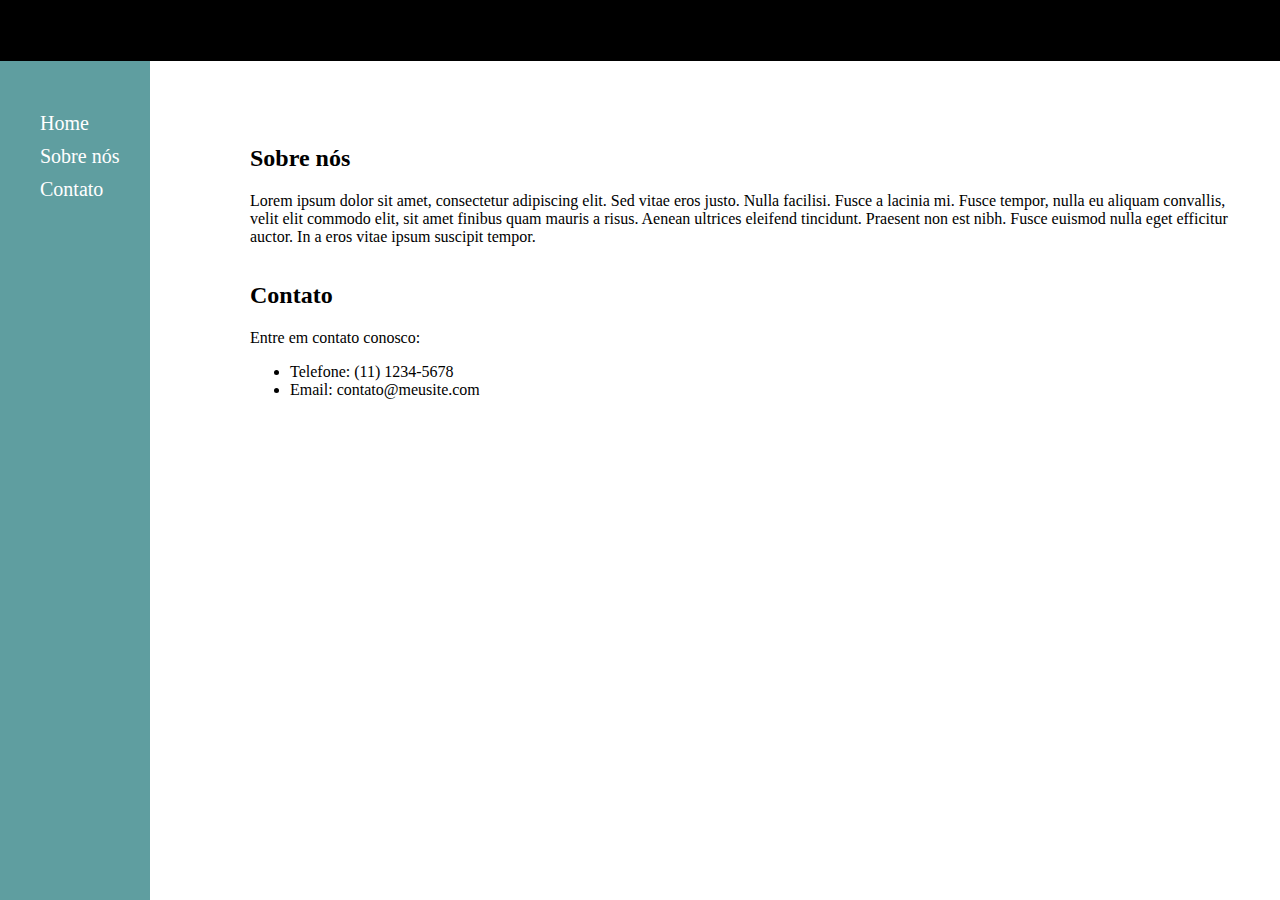
<file: Exercicio01/index.html>
<!DOCTYPE html>
<html lang="pt-Br">

<head>
    <meta charset="UTF-8">
    <meta name="viewport" content="width=device-width, initial-scale=1.0">
    <link rel="stylesheet" href="./assets/style.css">
    <title>Floripa Mais Tec - Semana 7</title>
</head>

<body>
    <div class="container">
        <div class="header">
            
        </div>

        <div class="sidebar">
            <nav id="menu-sidebar">
                <ul>
                  <li><a href="#">Home</a></li>
                  <li><a href="#">Sobre nós</a></li>
                  <li><a href="#">Contato</a></li>
                </ul>
              </nav>
        </div>
        
        <div class="content">
            <section>
                <h2>Sobre nós</h2>
                <p>Lorem ipsum dolor sit amet, consectetur adipiscing elit. Sed vitae eros justo. Nulla facilisi. Fusce a lacinia
                  mi. Fusce tempor, nulla eu aliquam convallis, velit elit commodo elit, sit amet finibus quam mauris a risus.
                  Aenean ultrices eleifend tincidunt. Praesent non est nibh. Fusce euismod nulla eget efficitur auctor. In a eros
                  vitae ipsum suscipit tempor.</p>
              </section>
              <section>
                <h2>Contato</h2>
                <p>Entre em contato conosco:</p>
                <ul>
                  <li>Telefone: (11) 1234-5678</li>
                  <li>Email: contato@meusite.com</li>
                </ul>
              </section>
        </div>
    </div>

</body>

</html>
</file>
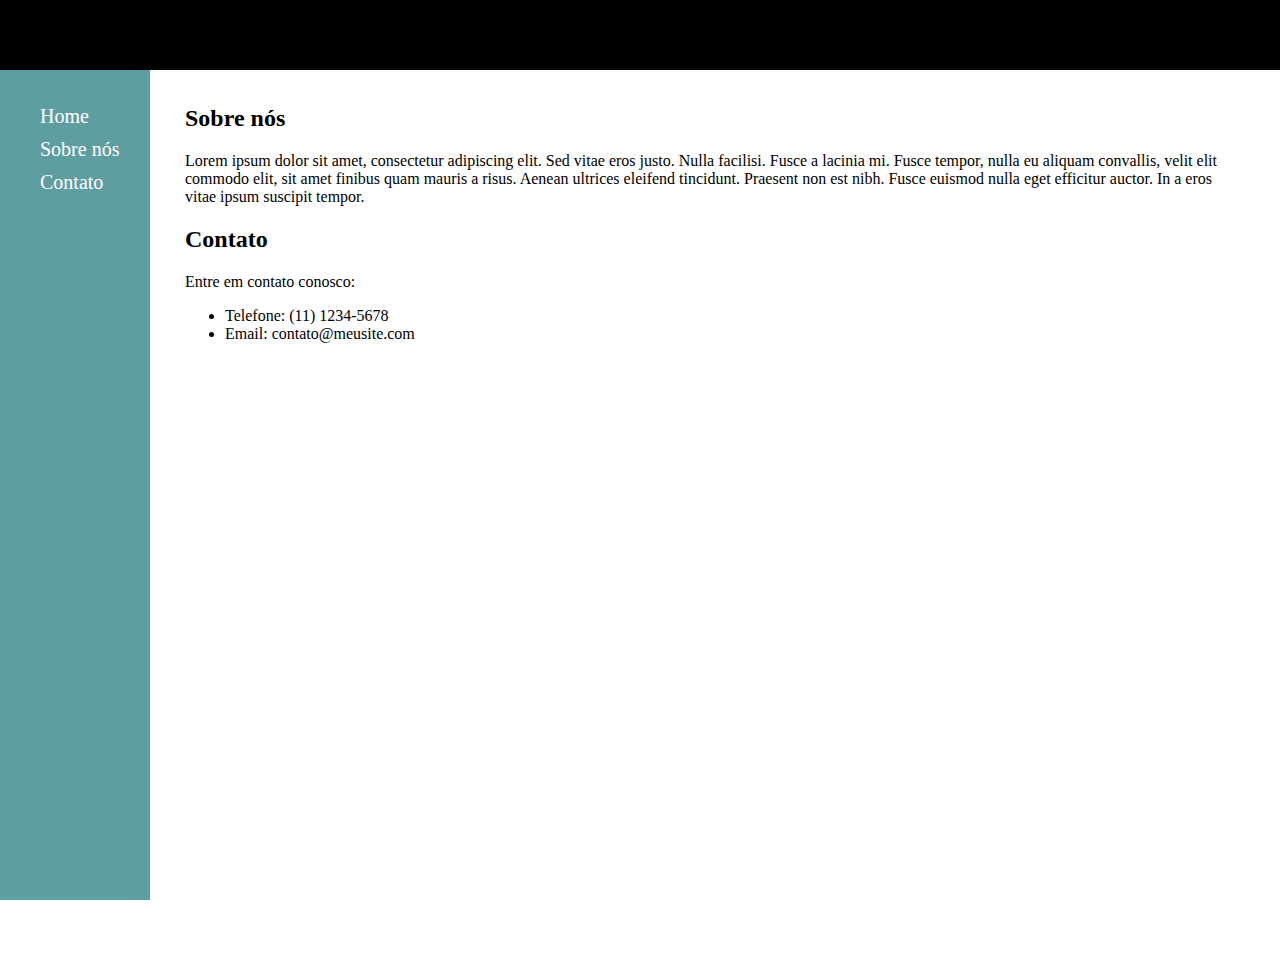
<file: Exercicio02/index.html>
<!DOCTYPE html>
<html lang="pt-Br">

<head>
    <meta charset="UTF-8">
    <meta name="viewport" content="width=device-width, initial-scale=1.0">
    <link rel="stylesheet" href="./assets/style.css">
    <title>Floripa Mais Tec - Semana 7</title>
</head>

<body>
    <div class="grid-container">
      <div class="header">
            
      </div>
      

      <div class="sidebar">
            <nav id="menu-sidebar">
                <ul>
                  <li><a href="#">Home</a></li>
                  <li><a href="#">Sobre nós</a></li>
                  <li><a href="#">Contato</a></li>
                </ul>
              </nav>
        </div>
    
        <div class="content">
            <section>
                <h2>Sobre nós</h2>
                <p>Lorem ipsum dolor sit amet, consectetur adipiscing elit. Sed vitae eros justo. Nulla facilisi. Fusce a lacinia
                  mi. Fusce tempor, nulla eu aliquam convallis, velit elit commodo elit, sit amet finibus quam mauris a risus.
                  Aenean ultrices eleifend tincidunt. Praesent non est nibh. Fusce euismod nulla eget efficitur auctor. In a eros
                  vitae ipsum suscipit tempor.</p>
              </section>
              <section>
                <h2>Contato</h2>
                <p>Entre em contato conosco:</p>
                <ul>
                  <li>Telefone: (11) 1234-5678</li>
                  <li>Email: contato@meusite.com</li>
                </ul>
              </section>
        </div>
    </div>

</body>

</html>
</file>
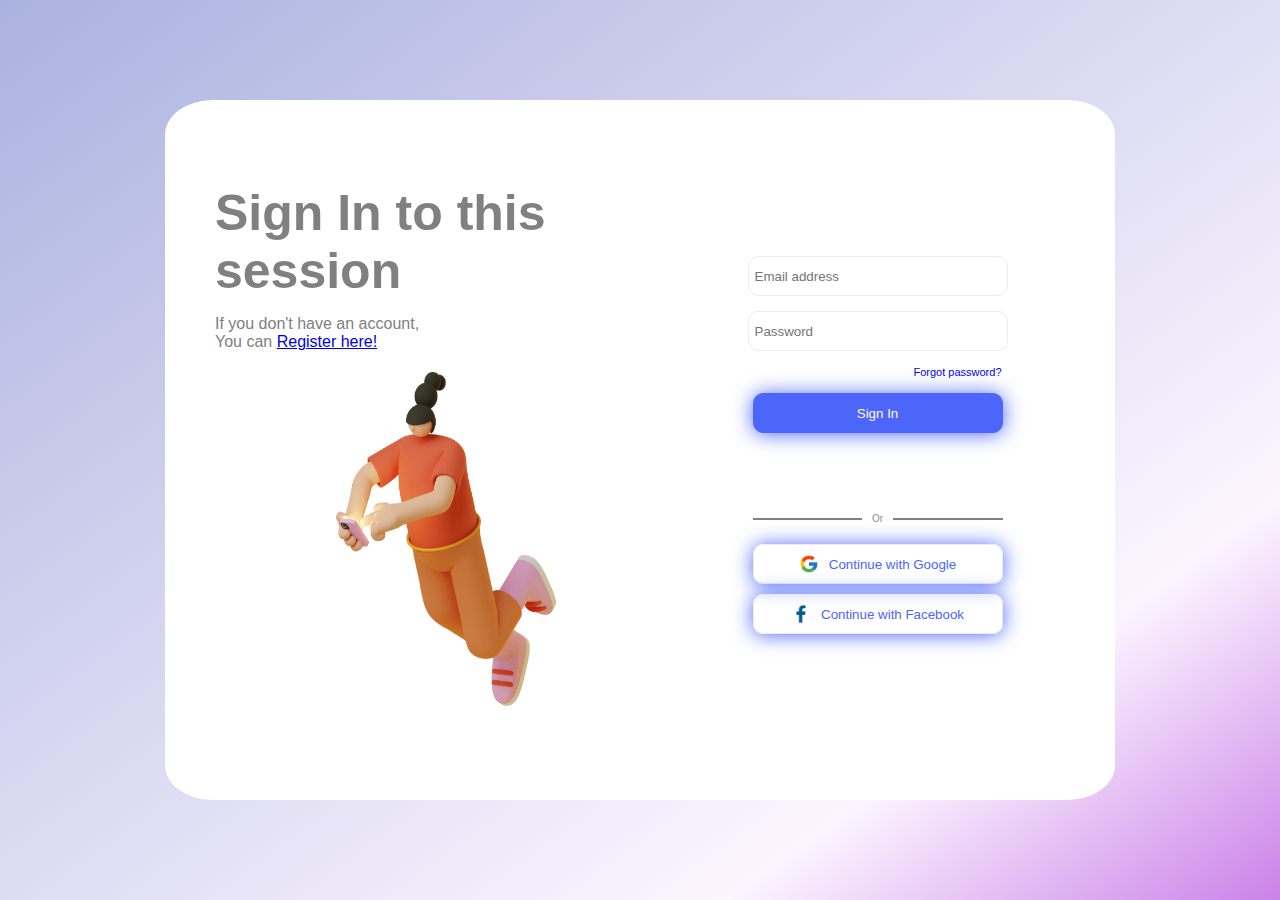
<file: Exercicio03/index.html>
<!DOCTYPE html>
<html lang="pt-Br">

<head>
  <meta charset="UTF-8">
  <meta name="viewport" content="width=device-width, initial-scale=1.0">
  <link rel="stylesheet" href="./assets/style.css">
  <title>Floripa Mais Tec - Semana 7</title>
</head>

<body>
  <div class="flex-container">
    <div class="login">
      <div class="register">
        <span class="fs-50" >Sign In to this session<br></span>
        <span class="mt-15">If you don't have an account,<br> You can <a href="#">Register here!</a></span>
        <img src="./assets/img/boneco.png" alt="logo">
      </div>

      <form class="inputs">
        <input type="email" class="input" placeholder="Email address">
        <input type="password" class="input" placeholder="Password">
        <a href="#">Forgot password?</a>
        <button>Sign In</button>

        <div class="or">
          <hr width="50%" align="center" noshade>
          <p>Or</p>
          <hr width="50%" align="center" noshade>
        </div>

        <div class="socials">
          <button><img class="wt-20 mb-10" src="./assets/img/logo-google.png" alt="Logo da Google">Continue with
            Google</button>
          <button><img class="wt-30 mb-15" src="./assets/img/logo-facebook.png" alt="Logo do Facebook">Continue with
            Facebook</button>
        </div>
      </form>
    </div>
  </div>

</body>

</html>
</file>
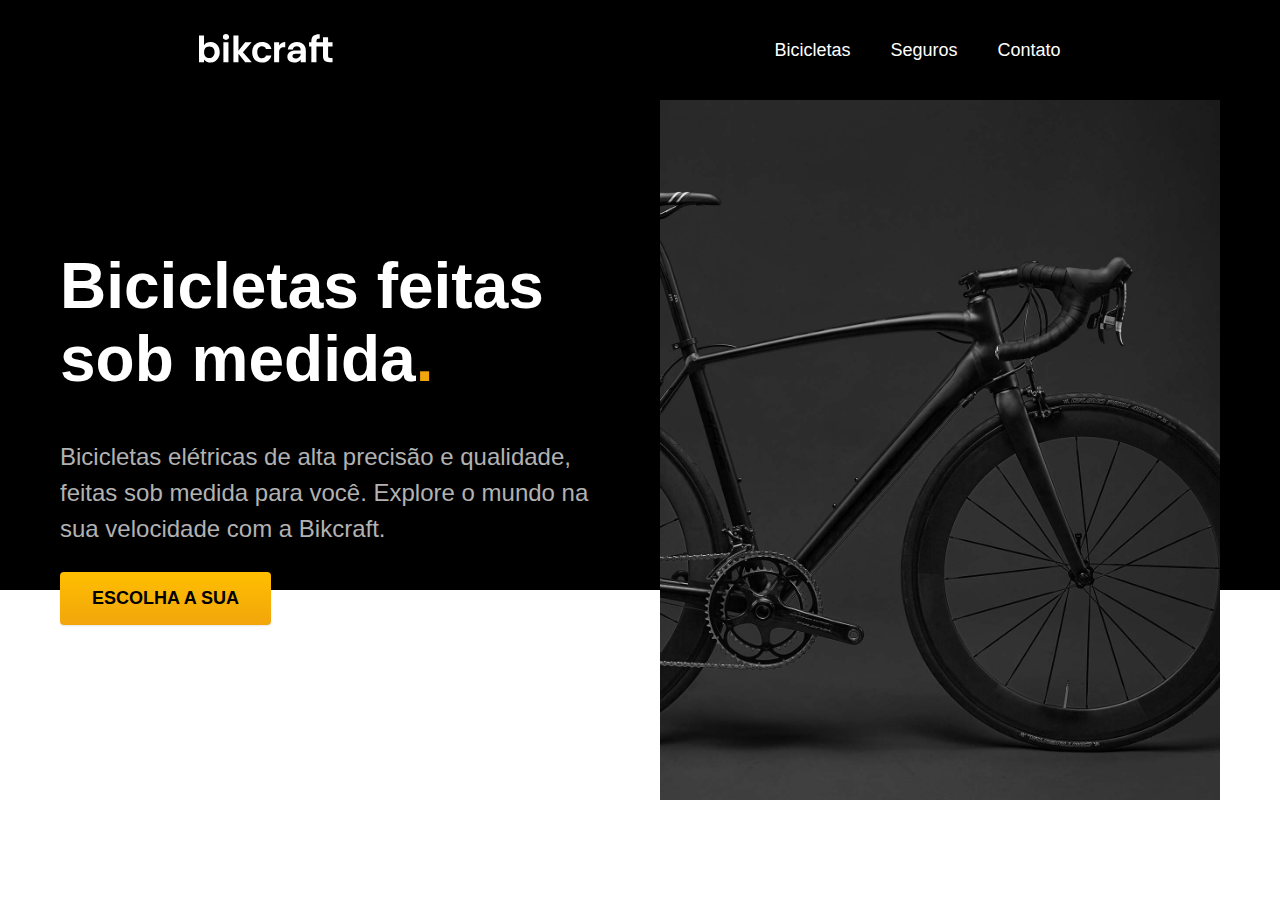
<file: Exercicio06/index.html>
<!DOCTYPE html>
<html lang="pt-Br">

<head>
    <meta charset="UTF-8">
    <meta name="viewport" content="width=device-width, initial-scale=1.0">
    <link rel="stylesheet" href="./assets/style.css">
    <title>Floripa Mais Tec - Semana 7</title>
</head>

<body>
    <div class="flex-container">
        <div class="header">
            <div class="logo">
                <img src="./assets/img/bikcraft.svg" width="136" height="32" alt="Bikcraft">
            </div>

            <nav>
                <ul class="menu">
                    <li><a href="#">Bicicletas</a></li>
                    <li><a href="#">Seguros</a></li>
                    <li><a href="#">Contato</a></li>
                </ul>
            </nav>

        </div>

        <div class="content">
            <div class="content-container">
                <div class="info">
                    <div class="info-span">
                        <h1 class="title">Bicicletas feitas sob medida<span class="ponto">.</span></h1>
                        <span class="subtitle">Bicicletas elétricas de alta precisão e qualidade,
                            feitas sob medida para você. Explore o mundo na sua
                            velocidade com a Bikcraft.
                        </span>
                    </div>
                    <!-- <button class="btn-change">ESCOLHA A SUA</button> -->

                    <a class="btn-change" href="./bicicletas.html">Escolha a sua</a>
                </div>

                <div class="image">
                    <img src="./assets/img/bicileta.jpg" width="560" height="700" alt="Bicicleta elétrica preta.">
                </div>
            </div>
        </div>
    </div>

</body>

</html>
</file>
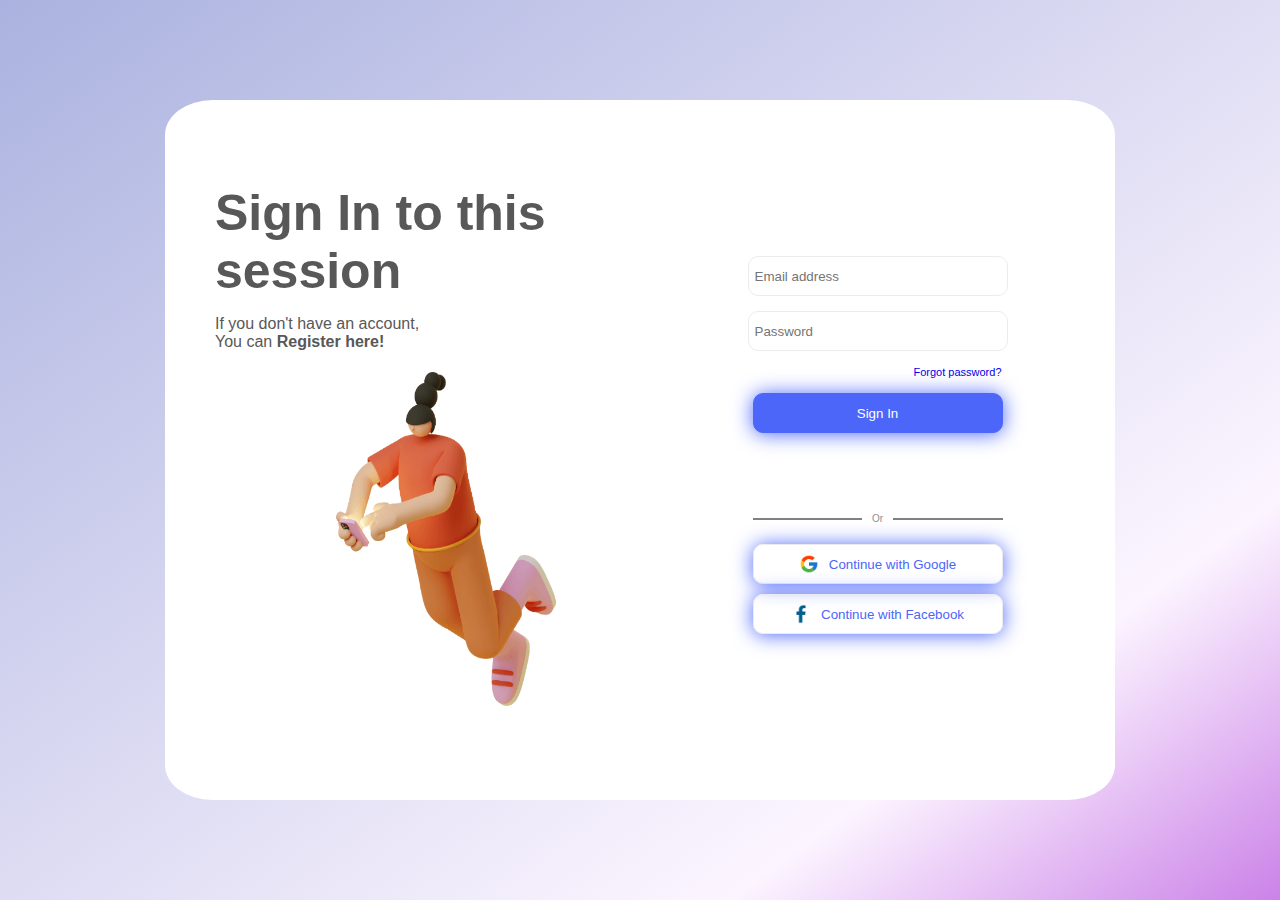
<file: Exercicio05/login.html>
<!DOCTYPE html>
<html lang="pt-Br">

<head>
  <meta charset="UTF-8">
  <meta name="viewport" content="width=device-width, initial-scale=1.0">
  <link rel="stylesheet" href="./assets/login.css">
  <title>Floripa Mais Tec - Semana 7</title>
</head>

<body>
  <div class="flex-container">
    <div class="login">
      <div class="register">
        <span class="fs-50" >Sign In to this session<br></span>
        <span class="mt-15">If you don't have an account,<br> You can <a href="./pages/cadastro.html">Register here!</a></span>
        <img src="./assets/img/boneco.png" alt="logo">
      </div>

      <form class="inputs">
        <input type="email" class="input" placeholder="Email address">
        <input type="password" class="input" placeholder="Password">
        <a href="#">Forgot password?</a>
        <button>Sign In</button>

        <div class="or">
          <hr width="50%" align="center" noshade>
          <p>Or</p>
          <hr width="50%" align="center" noshade>
        </div>

        <div class="socials">
          <button><img class="wt-20 mb-10" src="./assets/img/logo-google.png" alt="Logo da Google">Continue with
            Google</button>
          <button><img class="wt-30 mb-15" src="./assets/img/logo-facebook.png" alt="Logo do Facebook">Continue with
            Facebook</button>
        </div>
      </form>
    </div>
  </div>

</body>

</html>
</file>
<file: Exercicio01/assets/style.css>
html, body {
    margin: 0;
    padding: 0;
    height: 100%;
}

.container {
    display: flex;
    flex-direction: column;
    height: 100vh;
}

.container .content{
    position: absolute;
    margin-top: 125px;
}

.sidebar{
    display: flex;
    width: 150px;
    height: 100%;
    background-color: cadetblue;
}

#menu-sidebar {
    margin-top: 35px;
}

#menu-sidebar li{
    margin-top: 10px;
    list-style: none;
}

#menu-sidebar a{
    text-decoration: none;
    color: white;
    font-size: 20px;
}

.header{
    background-color: black;
    height: 65px;
    width: 100%;
}

.content {
    margin-top: 150px;
    margin-left: 250px;
    margin-right: 50px;
    display: flex;
    justify-content: flex-start;
    flex-direction: column;
}
</file>
<file: Exercicio02/assets/style.css>
html,
body {
  margin: 0;
  padding: 0;
  height: 100%;
  overflow: hidden;
}

.grid-container {
  display: grid;
  grid-template-areas: 
                        'header header header'
                        'sidebar content content';
grid-template-rows: 70px 1fr;
grid-template-columns: 260 1fr;
height: 100vh;
}

.header {
  grid-area: header;
  background-color: black;
  height: 70px;
  width: 100%;
}
.sidebar {
  grid-area: sidebar;
  background-color: cadetblue;
  height: 100vh;
  width: 150px;
}

#menu-sidebar {
    margin-top: 35px;
}

#menu-sidebar li{
    margin-top: 10px;
    list-style: none;
}

#menu-sidebar a{
    text-decoration: none;
    color: white;
    font-size: 20px;
}

.content {
  grid-area: content;
  margin-left: 35px;
  margin-top: 15px;
  margin-right: 50px;
}
</file>
<file: Exercicio03/assets/style.css>
html,
body {
  margin: 0;
  padding: 0;
  height: 100%;
  box-sizing: border-box;
  font-family: "Poppins", sans-serif;
}

.flex-container {
  display: flex;
  justify-content: center;
  align-items: center;
  height: 100vh;
  background: linear-gradient(
    144deg,
    rgba(170, 178, 223, 1) 0%,
    rgba(252, 245, 255, 1) 78%,
    rgba(203, 130, 232, 1) 100%
  );
}

.login {
  display: flex;
  justify-content: space-between;
  background-color: white;
  height: 700px;
  width: 950px;
  border-radius: 5%;
}

.register {
  display: flex;
  justify-content: center;
  flex-direction: column;
  align-items: flex-start;
  border-radius: 15px;
  color: grey;
  flex: 1;
  height: 100%;
}

.register span {
  margin-left: 50px;
}

.register img{
  margin-top: 15px;
  margin-left: 150px;
  width: 250px;
  height: 350px;
}

.inputs {
  display: flex;
  justify-content: center;
  flex-direction: column;
  align-items: center;
  height: 100%;
  flex: 1;
}

.inputs .input {
  height: 36px;
  padding-left: 6px;
  border-radius: 10px;
  border: 1.75px solid #ececec;
  margin-bottom: 15px;
}

.inputs a {
  display: flex;
  text-decoration: none;
  margin-bottom: 15px;
  margin-left: 160px;
  font-size: 11px;
}

.inputs button {
  color: white;
  background-color: rgb(76, 102, 250);
  box-shadow: 0px 1px 20px rgb(76, 102, 250);
  display: flex;
  justify-content: center;
  align-items: center;
  height: 40px;
  padding-left: 6px;
  border-radius: 10px;
  border: 1.75px solid rgb(76, 102, 250);
  margin-bottom: 10px;
  width: 250px;
  cursor: pointer;
}

.input {
  width: 250px;
}

.or {
  display: flex;
  justify-content: center;
  align-items: center;
  margin-bottom: 10px;
  margin-top: 60px;
  flex-direction: row;
  width: 250px;
}
.or hr {
  flex: 1;
}

.or p {
  font-size: 10px;
  color: rgb(145, 141, 141);
  margin-left: 10px;
  margin-right: 10px;
}

.socials {
  font-size: 12px;
  display: flex;
  flex-direction: column;
  align-items: center;
  text-align: center;
}

.socials button {
  display: flex;
  justify-content: center;
  align-items: center;
  height: 40px;
  background: none;
  cursor: pointer;
  border-radius: 10px;
  border: 1.75px solid #ececec;
  width: 250px;
  color: rgb(76, 102, 250);;
}

.socials img {
  width: 20px;
  margin-right: 10px;
}

.fs-50 {
  font-size: 50px;
  font-weight: bolder;
}

.mt-15 {
  margin-top: 15px;
}
</file>
<file: Exercicio06/assets/style.css>
html,
body {
  margin: 0;
  padding: 0;
  height: 100%;
  box-sizing: border-box;
  font-family: "Roboto", sans-serif;
}

.flex-container {
  display: flex;
  flex-direction: column;
  height: 100vh;
  width: 100%;
  background-color: #000;
  box-shadow: inset 0 -310px #ffffff;
}

.header {
  display: flex;
  align-items: center;
  justify-content: space-around;
  width: 100%;
  height: 100px;
  background-color: #000;
  color: #ffffff;
}

.header ul {
  display: flex;
  list-style: none;
  flex-wrap: wrap;
  gap:40px;
  font: 400 1.125rem / 1.35 "Poppins", sans-serif;
  margin-right: 20px;
}

.content {
  display: flex;
  justify-content: space-around;
  width: 100%;
}

.content-container {
  display: grid;
  grid-template-columns: 1fr 1fr;
  gap: 0px 40px;
}

.info-span {
    width: 550px;
    margin-top: 150px;
}

.title {
  color: #ffffff;
  font: 600 4rem / 1.125 "Poppins", sans-serif;
}

.subtitle {
  color: #b2b2b2;
  font: 400 1.5rem / 1.5 "Roboto", sans-serif;
}

.btn-change {
  text-decoration: none;
  display: inline-block;
  padding: 16px 32px;
  background: linear-gradient(#ffbf00, #f2a50c);
  border-radius: 4px;
  box-shadow: 0 1px 2px rgba(0, 0, 0, 0.1);
  text-transform: uppercase;
  color:#000;
  font: 600 1.125rem "Poppins", sans-serif;
  cursor: pointer;
  margin-top: 25px;
}


.menu a{
    position: relative;
    text-decoration: none;
    color: #ffffff;
    cursor: pointer;
}

.menu a:before {
    content: "";
    position: absolute;
    width: 100%;
    height: 3px;
    bottom: 0;
    left: 0;
    background-color: #fff;
    visibility: hidden;
    -webkit-transform: scaleX(0);
    transform: scaleX(0);
    -webkit-transition: all 0.3s ease-in-out 0s;
    transition: all 0.3s ease-in-out 0s;
  }
  
  .menu a:hover:before {
    visibility: visible;
    -webkit-transform: scaleX(1);
    transform: scaleX(1);
  }

  .ponto{
    color: #f2a50c;
    font: 600 4rem "Poppins", sans-serif;
  }
</file>
<file: Exercicio05/assets/login.css>
html,
body {
  margin: 0;
  padding: 0;
  height: 100%;
  box-sizing: border-box;
  font-family: "Poppins", sans-serif;
}

.flex-container {
  display: flex;
  justify-content: center;
  align-items: center;
  height: 100vh;
  background: linear-gradient(
    144deg,
    rgba(170, 178, 223, 1) 0%,
    rgba(252, 245, 255, 1) 78%,
    rgba(203, 130, 232, 1) 100%
  );
}

.login {
  display: flex;
  justify-content: space-between;
  background-color: white;
  height: 700px;
  width: 950px;
  border-radius: 5%;
}

.register {
  display: flex;
  justify-content: center;
  flex-direction: column;
  align-items: flex-start;
  border-radius: 15px;
  color: #585858;
  flex: 1;
  height: 100%;
}

.register span {
  margin-left: 50px;
}

.register img{
  margin-top: 15px;
  margin-left: 150px;
  width: 250px;
  height: 350px;
}

.register a {
  text-decoration: none;
  color: #585858;
  font-weight: bolder;
}

.inputs {
  display: flex;
  justify-content: center;
  flex-direction: column;
  align-items: center;
  height: 100%;
  flex: 1;
}

.inputs .input {
  height: 36px;
  padding-left: 6px;
  border-radius: 10px;
  border: 1.75px solid #ececec;
  margin-bottom: 15px;
}

.inputs a {
  display: flex;
  text-decoration: none;
  margin-bottom: 15px;
  margin-left: 160px;
  font-size: 11px;
}

.inputs button {
  color: white;
  background-color: rgb(76, 102, 250);
  box-shadow: 0px 1px 20px rgb(76, 102, 250);
  display: flex;
  justify-content: center;
  align-items: center;
  height: 40px;
  padding-left: 6px;
  border-radius: 10px;
  border: 1.75px solid rgb(76, 102, 250);
  margin-bottom: 10px;
  width: 250px;
  cursor: pointer;
}

.input {
  width: 250px;
}

.or {
  display: flex;
  justify-content: center;
  align-items: center;
  margin-bottom: 10px;
  margin-top: 60px;
  flex-direction: row;
  width: 250px;
}
.or hr {
  flex: 1;
}

.or p {
  font-size: 10px;
  color: rgb(145, 141, 141);
  margin-left: 10px;
  margin-right: 10px;
}

.socials {
  font-size: 12px;
  display: flex;
  flex-direction: column;
  align-items: center;
  text-align: center;
}

.socials button {
  display: flex;
  justify-content: center;
  align-items: center;
  height: 40px;
  background: none;
  cursor: pointer;
  border-radius: 10px;
  border: 1.75px solid #ececec;
  width: 250px;
  color: rgb(76, 102, 250);;
}

.socials img {
  width: 20px;
  margin-right: 10px;
}

.fs-50 {
  font-size: 50px;
  font-weight: bolder;
}

.mt-15 {
  margin-top: 15px;
}
</file>
